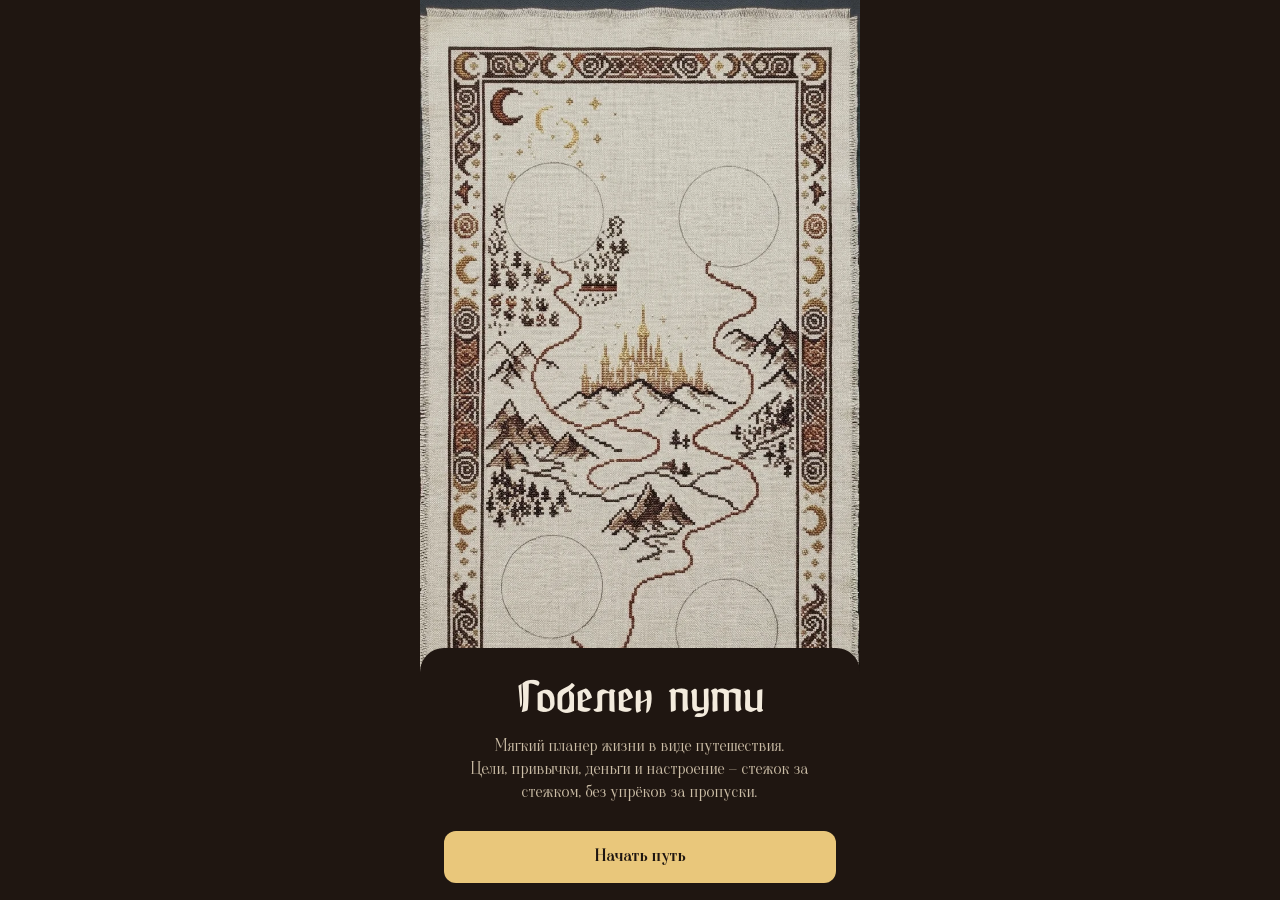
<file: index.html>
<!doctype html>
<html lang="ru">
<head>
<meta charset="utf-8">
<meta name="viewport" content="width=device-width, initial-scale=1, viewport-fit=cover">
<title>Гобелен пути</title>
<meta name="description" content="Мягкий планер жизни в виде путешествия: цели, привычки, деньги и настроение — без упрёков за пропуски.">
<meta name="theme-color" content="#1F1611">
<meta name="apple-mobile-web-app-capable" content="yes">
<meta name="mobile-web-app-capable" content="yes">
<meta name="apple-mobile-web-app-status-bar-style" content="black-translucent">
<meta name="apple-mobile-web-app-title" content="Гобелен">
<link rel="apple-touch-icon" href="img/icon-180.png">
<link rel="icon" type="image/png" href="img/icon-192.png">
<link rel="manifest" href="manifest.webmanifest">
<link rel="preload" href="fonts/gatchina-regular.ttf" as="font" type="font/ttf" crossorigin>
<link rel="preload" href="fonts/brahms-gotisch.otf" as="font" type="font/otf" crossorigin>
<link rel="stylesheet" href="css/app.css?v=2975da3c98">
</head>
<body>
<div id="app"></div>
<noscript>Для гобелена нужен JavaScript.</noscript>
<script type="module" src="js/app.js?v=2975da3c98"></script>
<script>
  // Обновления приходят сами: новая версия скачивается в фоне и включается без потери записей.
  if ('serviceWorker' in navigator) {
    const had = !!navigator.serviceWorker.controller;
    navigator.serviceWorker.addEventListener('controllerchange', () => { if (had) location.reload(); });
    window.addEventListener('load', () => navigator.serviceWorker.register('sw.js').then((r) => r.update()).catch(() => {}));
    document.addEventListener('visibilitychange', () => { if (document.visibilityState === 'visible') navigator.serviceWorker.getRegistration().then((r) => r && r.update()).catch(() => {}); });
  }
</script>
</body>
</html>
</file>
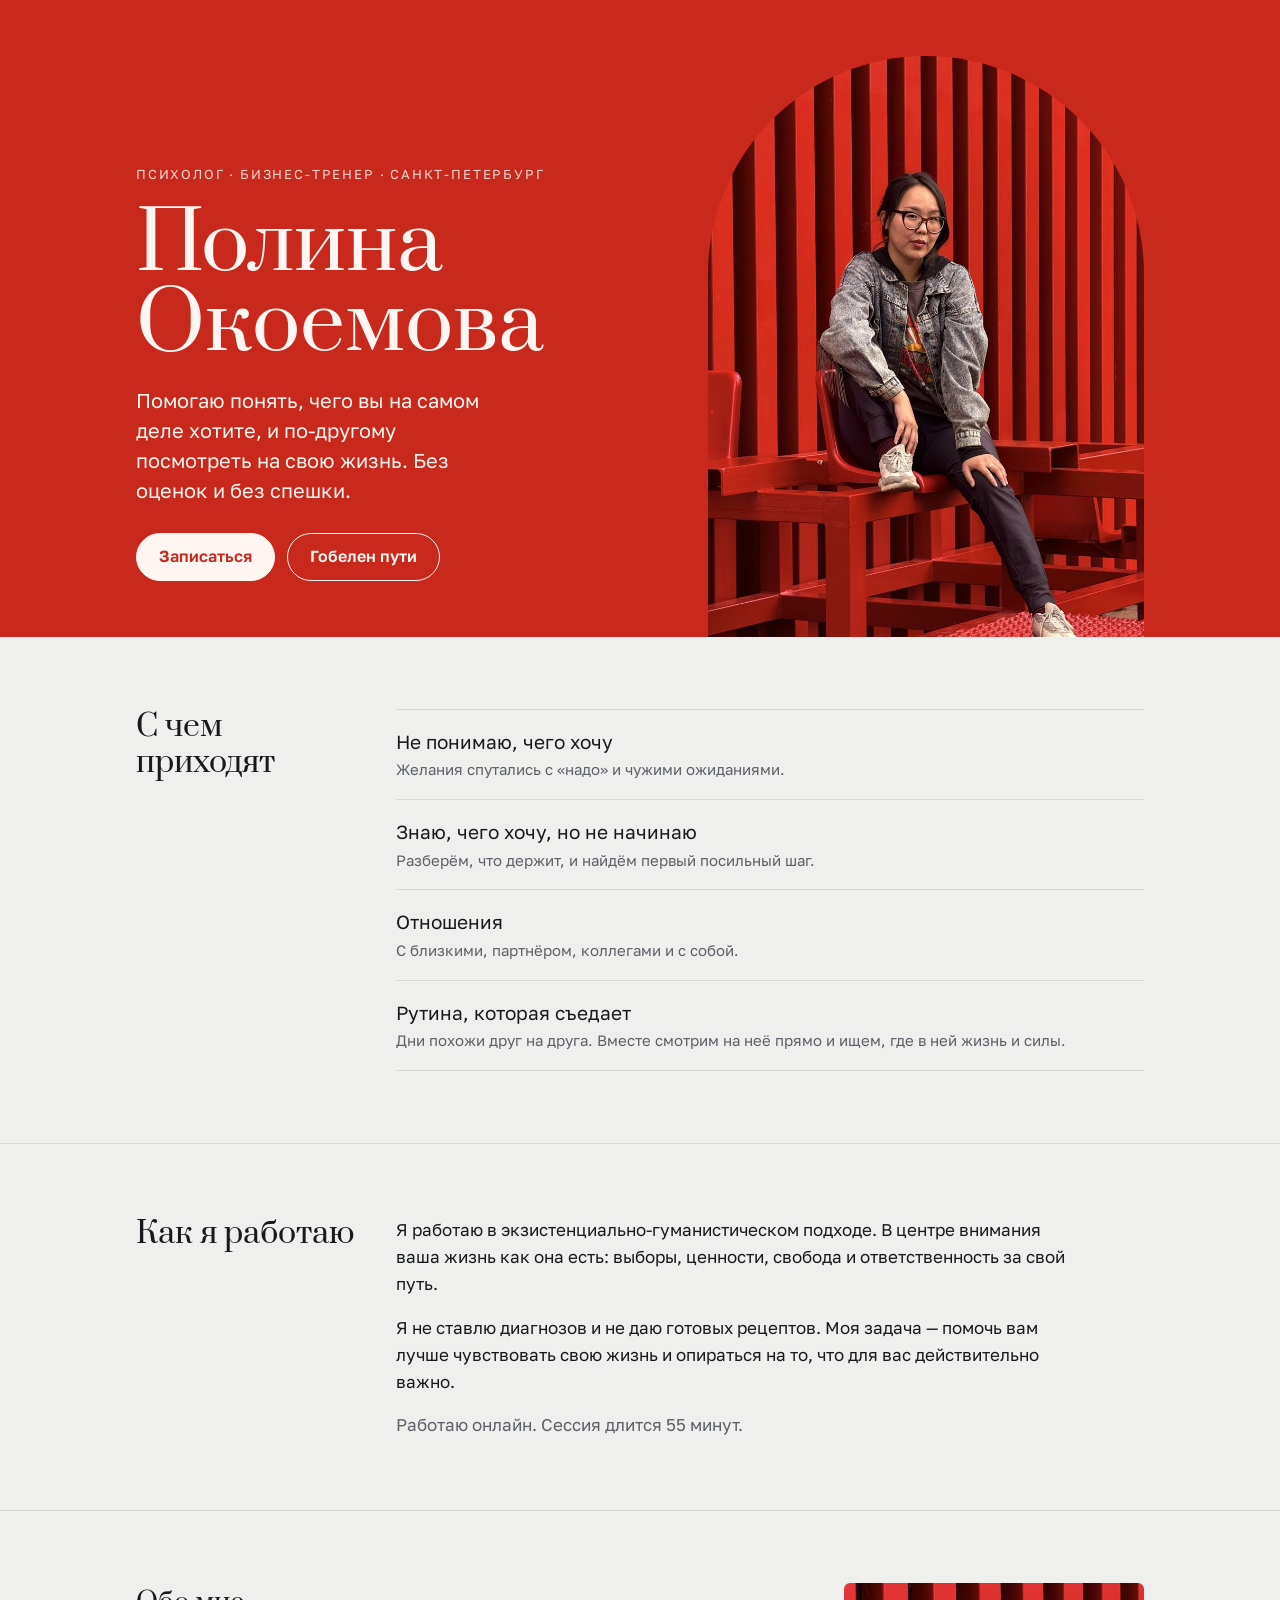
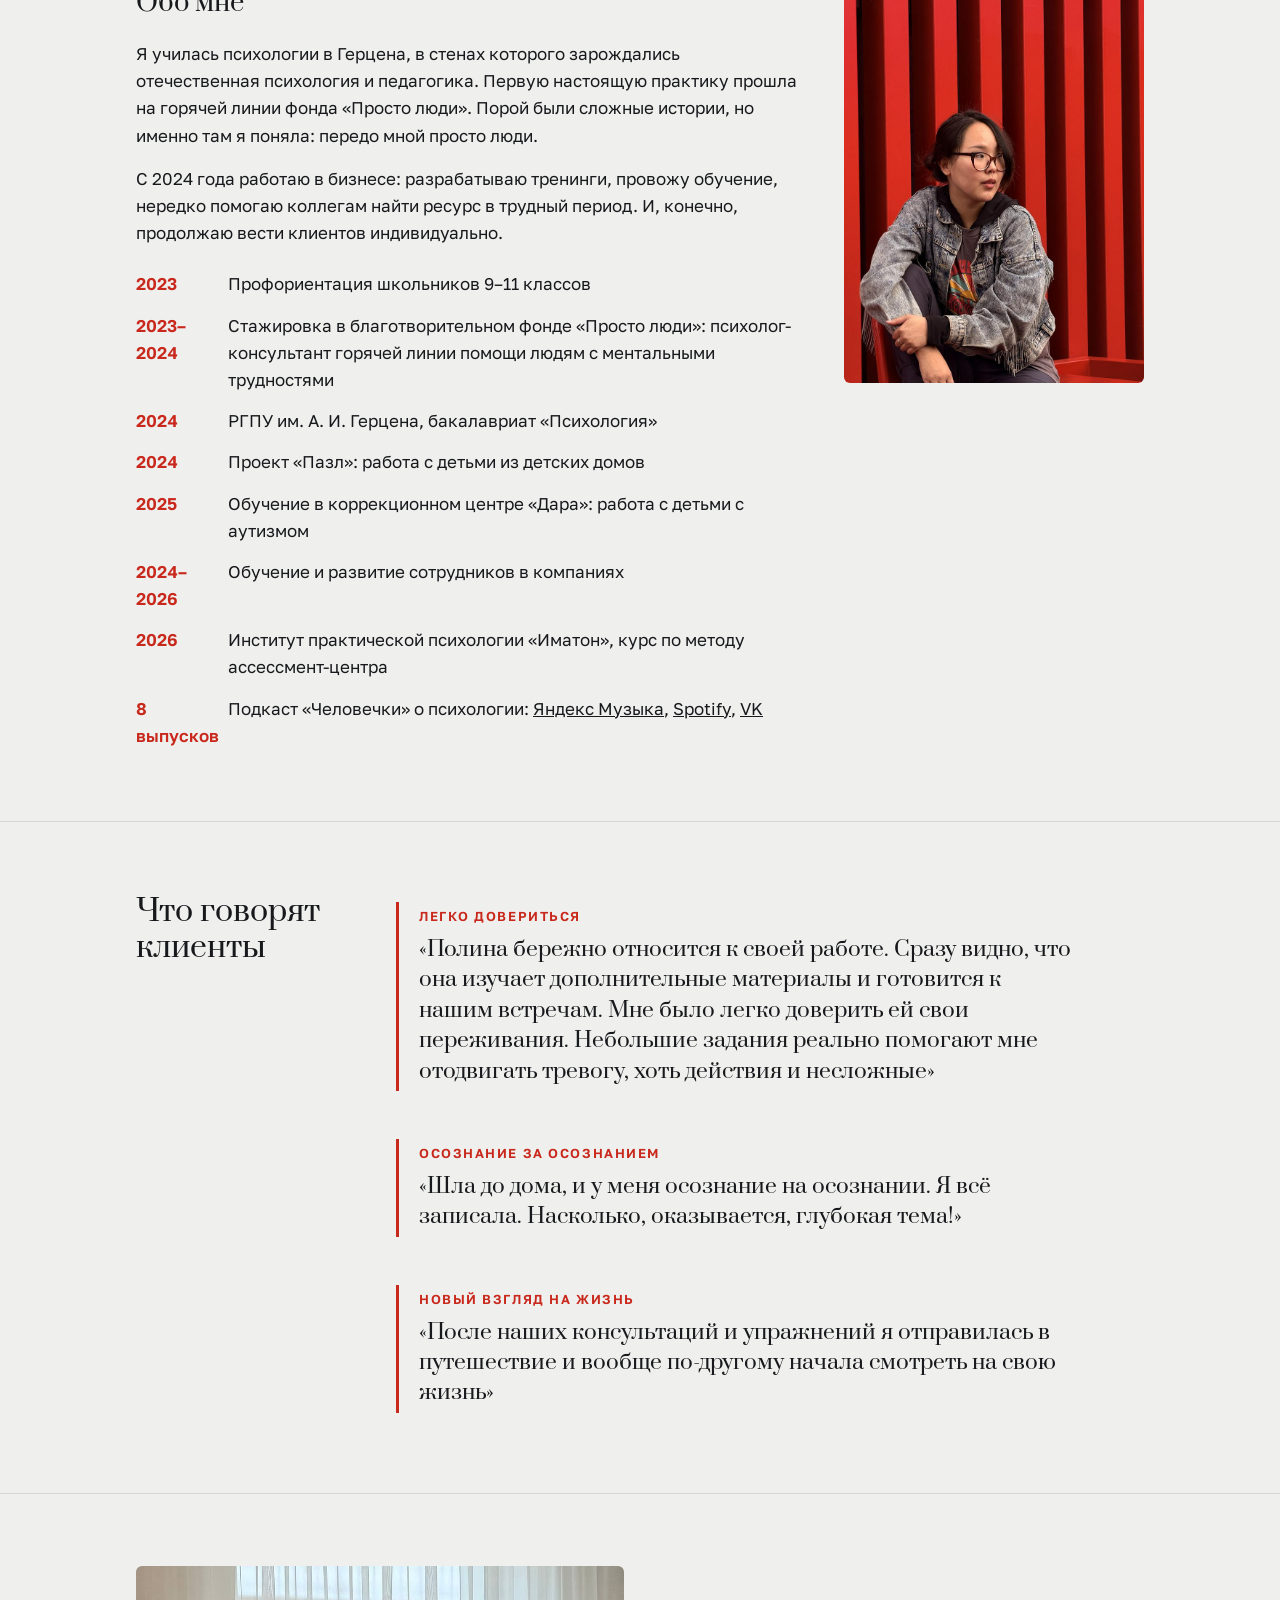
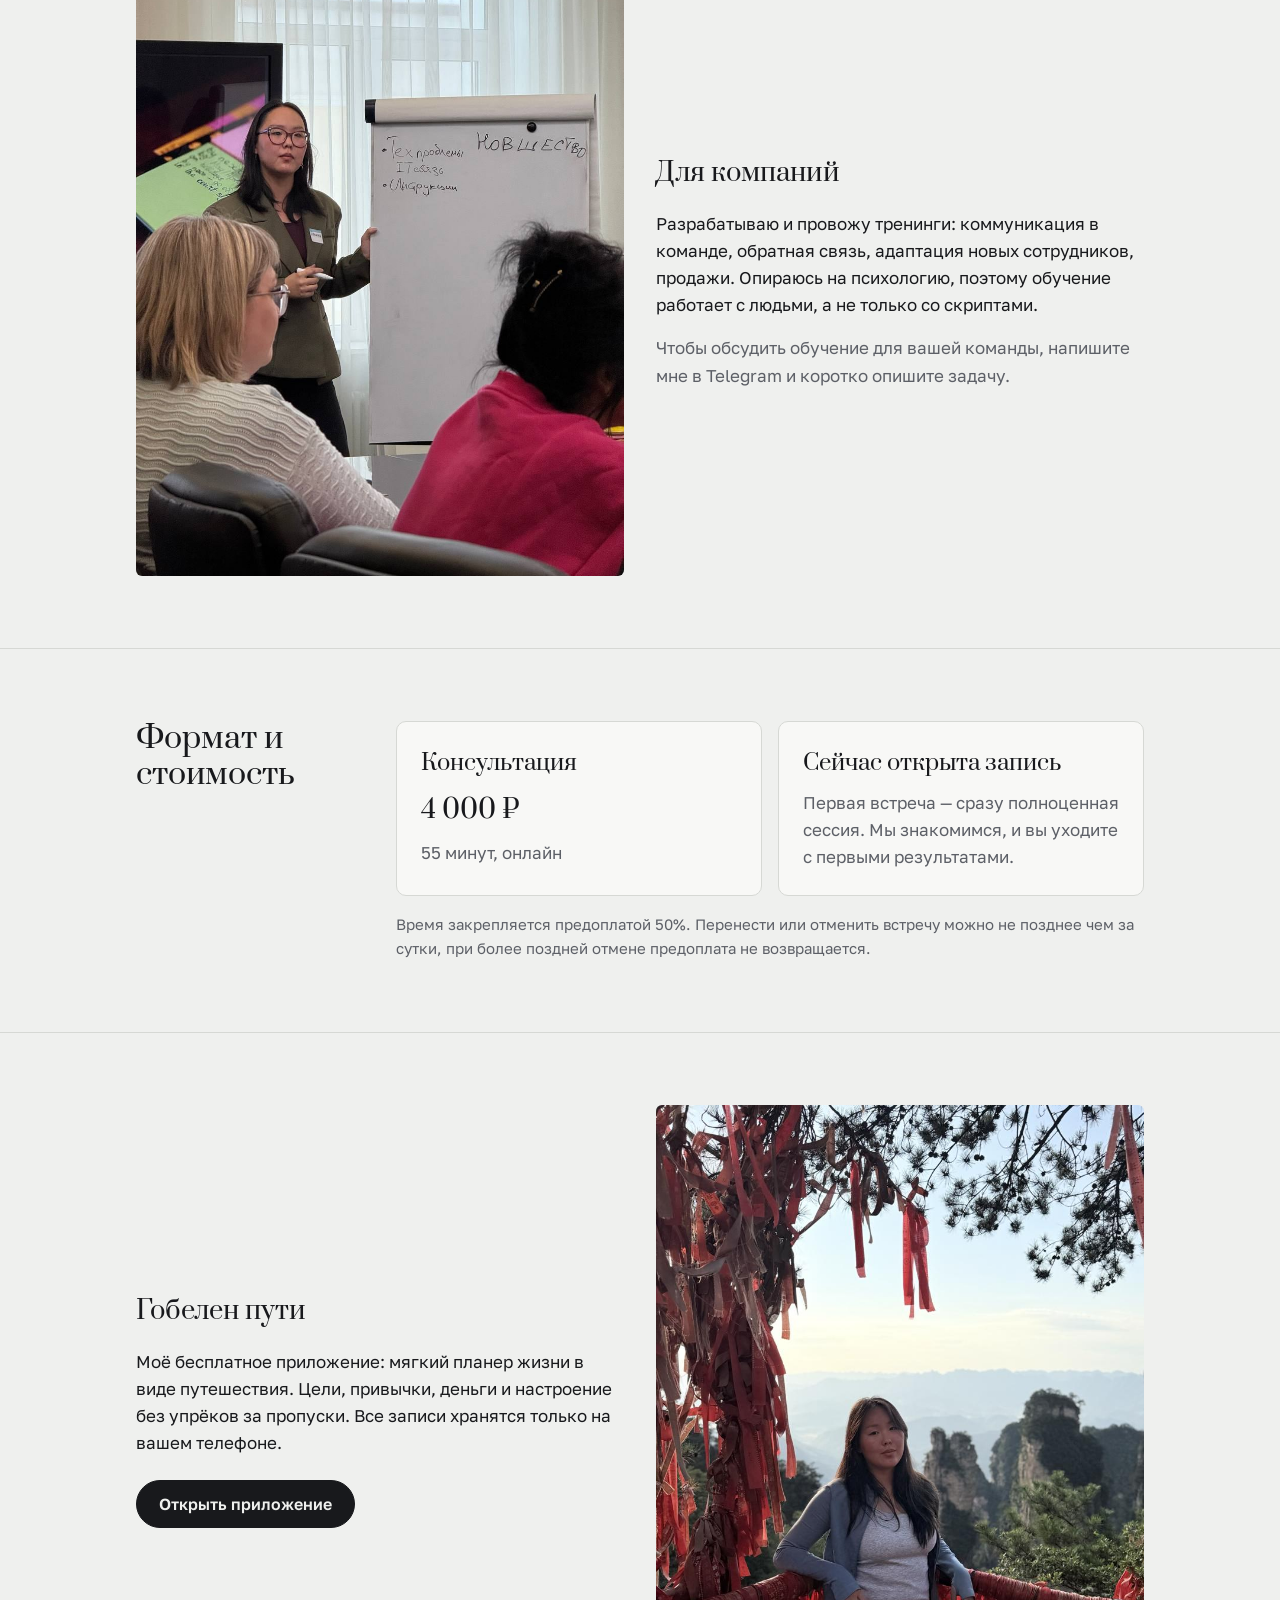
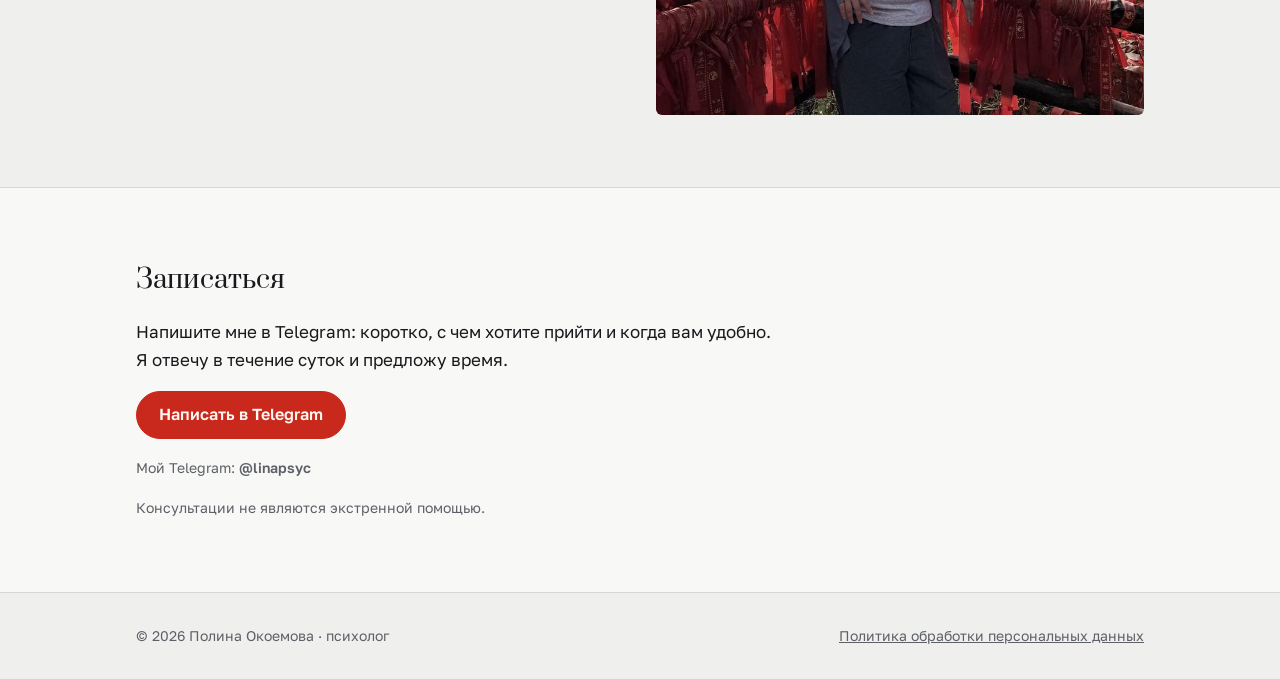
<file: psy/index.html>
<!doctype html>
<html lang="ru">
<head>
<meta charset="utf-8">
<meta name="viewport" content="width=device-width,initial-scale=1,viewport-fit=cover">
<meta name="description" content="Полина Окоемова, психолог и бизнес-тренер. Онлайн-консультации, 55 минут.">
<style>:root{color-scheme:light;padding-top:env(safe-area-inset-top,0px);padding-bottom:env(safe-area-inset-bottom,0px)}body{margin:0}img{max-width:100%}</style>
<title>Полина, психолог</title>
<link rel="preconnect" href="https://fonts.googleapis.com">
<link rel="preconnect" href="https://fonts.gstatic.com" crossorigin>
<link rel="stylesheet" href="https://fonts.googleapis.com/css2?family=Prata&family=Golos+Text:wght@400;500;600&display=swap">
<style>
/* Layout: split hero on her red-wall photo, then quiet single-column reading sections; red used once, boldly, in the hero band */
:root{
  --paper:#EFF0EE; --ink:#18191C; --muted:#5D6067; --line:#D6D8D4;
  --red:#C9281C; --on-red:#FFF6F2; --card:#F8F8F6;
  --display:"Prata",Georgia,"Times New Roman",serif;
  --body:"Golos Text",system-ui,-apple-system,"Segoe UI",sans-serif;
}
@media (prefers-color-scheme: dark){:root:not([data-theme="light"]){
  --paper:#141517; --ink:#ECEBE8; --muted:#A3A6AC; --line:#2C2E33;
  --red:#B8261B; --on-red:#FFF1EC; --card:#1C1D20; color-scheme:dark}}
:root[data-theme="dark"]{
  --paper:#141517; --ink:#ECEBE8; --muted:#A3A6AC; --line:#2C2E33;
  --red:#B8261B; --on-red:#FFF1EC; --card:#1C1D20; color-scheme:dark}

*{box-sizing:border-box}
body{background:var(--paper);color:var(--ink);font:400 17px/1.6 var(--body);-webkit-font-smoothing:antialiased}
.wrap{max-width:1040px;margin:0 auto;padding-left:max(16px,env(safe-area-inset-left,0px));padding-right:max(16px,env(safe-area-inset-right,0px))}
h1,h2,h3{font-family:var(--display);font-weight:400;text-wrap:balance;margin:0}
p{margin:0}
a{color:inherit}
a:focus-visible,button:focus-visible{outline:2px solid var(--ink);outline-offset:3px;border-radius:4px}

/* hero */
.hero{background:var(--red);color:var(--on-red)}
.hero .wrap{display:grid;grid-template-columns:1.1fr .9fr;gap:40px;align-items:end;padding-block:56px 0}
.hero-text{display:flex;flex-direction:column;gap:20px;padding-bottom:56px;min-width:0}
.eyebrow{font-size:13px;letter-spacing:.14em;text-transform:uppercase;opacity:.85}
.hero h1{font-size:clamp(44px,7vw,80px);line-height:1}
.hero .lead{font-size:20px;line-height:1.5;max-width:30ch}
.btns{display:flex;flex-wrap:wrap;gap:12px;margin-top:8px}
.btn{display:inline-flex;align-items:center;min-height:48px;padding:0 22px;border-radius:999px;font-weight:600;font-size:16px;text-decoration:none;border:1.5px solid var(--on-red)}
.btn.solid{background:var(--on-red);color:var(--red)}
.btn.ghost{color:var(--on-red)}
.hero img{display:block;width:100%;aspect-ratio:3/4;object-fit:cover;border-radius:220px 220px 0 0}

/* sections */
section{padding-block:72px;border-bottom:1px solid var(--line)}
.sec{display:grid;grid-template-columns:220px 1fr;gap:40px}
.sec>*{min-width:0}
.sec h2{font-size:30px;line-height:1.2}
.prose{display:flex;flex-direction:column;gap:16px;max-width:62ch}
.muted{color:var(--muted)}
.reqs{list-style:none;margin:0;padding:0;display:grid;gap:0}
.reqs li{padding:18px 0;border-top:1px solid var(--line);font-size:19px;line-height:1.45}
.reqs li:last-child{border-bottom:1px solid var(--line)}
.reqs small{display:block;color:var(--muted);font-size:15px;margin-top:4px}

.about{display:grid;grid-template-columns:1fr 300px;gap:40px;align-items:start}
.about img{width:100%;aspect-ratio:3/4;object-fit:cover;border-radius:6px}
.facts{list-style:none;margin:8px 0 0;padding:0;display:grid;gap:14px}
.facts li{display:grid;grid-template-columns:76px 1fr;gap:16px}
.facts b{font-weight:600;font-variant-numeric:tabular-nums;color:var(--red)}

.duo{display:grid;grid-template-columns:1fr 1fr;gap:32px;align-items:center}
.duo img{width:100%;aspect-ratio:4/5;object-fit:cover;border-radius:6px}

.price{display:grid;grid-template-columns:repeat(2,1fr);gap:16px}
.pcard{background:var(--card);border:1px solid var(--line);border-radius:10px;padding:24px;display:flex;flex-direction:column;gap:8px}
.pcard h3{font-size:22px}
.pcard .sum{font-size:26px;font-family:var(--display)}
.rules{grid-column:1/-1;font-size:15px;color:var(--muted)}

.quote{margin:8px 0;padding:4px 0 4px 20px;border-left:3px solid var(--red);display:flex;flex-direction:column;gap:8px}
.quote h3{font-family:var(--body);font-weight:600;font-size:13px;letter-spacing:.12em;text-transform:uppercase;color:var(--red)}
.quote p{font-family:var(--display);font-size:21px;line-height:1.45}
.reviews{display:flex;flex-direction:column;gap:32px;max-width:62ch}

.cta{background:var(--card)}
.cta .box{display:flex;flex-direction:column;gap:18px;max-width:640px}
.cta .btn.solid{background:var(--red);color:var(--on-red);border-color:var(--red);align-self:flex-start}
.handle{font-weight:600;user-select:all}
.note{font-size:14px;color:var(--muted)}
footer{padding-block:32px;font-size:14px;color:var(--muted)}
footer .wrap{display:flex;flex-wrap:wrap;gap:8px 24px;justify-content:space-between}

@media (max-width:760px){
  .hero .wrap{grid-template-columns:1fr;gap:28px;padding-top:32px}
  .hero .ph{order:-1;max-width:340px}
  .hero-text{padding-bottom:40px}
  .sec,.about,.duo,.price{grid-template-columns:1fr;gap:24px}
  .about img{max-width:320px}
  section{padding-block:52px}
}
</style>
</head>
<body>

<header class="hero">
  <div class="wrap">
    <div class="hero-text">
      <div class="eyebrow">Психолог · бизнес-тренер · Санкт-Петербург</div>
      <h1>Полина Окоемова</h1>
      <p class="lead">Помогаю понять, чего вы на самом деле хотите, и по-другому посмотреть на свою жизнь. Без оценок и без спешки.</p>
      <div class="btns">
        <a class="btn solid" href="#zapis">Записаться</a>
        <a class="btn ghost" href="https://ranobeprise-pixel.github.io/gobelen/">Гобелен пути</a>
      </div>
    </div>
    <div class="ph"><img src="img/hero.jpg" alt="Полина сидит на красной скамье у красной стены"></div>
  </div>
</header>

<main>
  <section>
    <div class="wrap sec">
      <h2>С чем приходят</h2>
      <ul class="reqs">
        <li>Не понимаю, чего хочу<small>Желания спутались с «надо» и чужими ожиданиями.</small></li>
        <li>Знаю, чего хочу, но не начинаю<small>Разберём, что держит, и найдём первый посильный шаг.</small></li>
        <li>Отношения<small>С близкими, партнёром, коллегами и с собой.</small></li>
        <li>Рутина, которая съедает<small>Дни похожи друг на друга. Вместе смотрим на неё прямо и ищем, где в ней жизнь и силы.</small></li>
      </ul>
    </div>
  </section>

  <section>
    <div class="wrap sec">
      <h2>Как я работаю</h2>
      <div class="prose">
        <p>Я работаю в экзистенциально-гуманистическом подходе. В центре внимания ваша жизнь как она есть: выборы, ценности, свобода и ответственность за свой путь.</p>
        <p>Я не ставлю диагнозов и не даю готовых рецептов. Моя задача — помочь вам лучше чувствовать свою жизнь и опираться на то, что для вас действительно важно.</p>
        <p class="muted">Работаю онлайн. Сессия длится 55 минут.</p>
      </div>
    </div>
  </section>

  <section>
    <div class="wrap about">
      <div class="prose">
        <h2>Обо мне</h2>
        <p>Я училась психологии в Герцена, в стенах которого зарождались отечественная психология и педагогика. Первую настоящую практику прошла на горячей линии фонда «Просто люди». Порой были сложные истории, но именно там я поняла: передо мной просто люди.</p>
        <p>С 2024 года работаю в бизнесе: разрабатываю тренинги, провожу обучение, нередко помогаю коллегам найти ресурс в трудный период. И, конечно, продолжаю вести клиентов индивидуально.</p>
        <ul class="facts">
          <li><b>2023</b><span>Профориентация школьников 9–11 классов</span></li>
          <li><b>2023–2024</b><span>Стажировка в благотворительном фонде «Просто люди»: психолог-консультант горячей линии помощи людям с ментальными трудностями</span></li>
          <li><b>2024</b><span>РГПУ им. А. И. Герцена, бакалавриат «Психология»</span></li>
          <li><b>2024</b><span>Проект «Пазл»: работа с детьми из детских домов</span></li>
          <li><b>2025</b><span>Обучение в коррекционном центре «Дара»: работа с детьми с аутизмом</span></li>
          <li><b>2024–2026</b><span>Обучение и развитие сотрудников в компаниях</span></li>
          <li><b>2026</b><span>Институт практической психологии «Иматон», курс по методу ассессмент-центра</span></li>
          <li><b>8 выпусков</b><span>Подкаст «Человечки» о психологии: <a href="https://music.yandex.ru/album/34396097">Яндекс Музыка</a>, <a href="https://open.spotify.com/show/75qxh1EIpsEdFm1qM0ZREc">Spotify</a>, <a href="https://vk.ru/podcasts-228644882">VK</a></span></li>
        </ul>
      </div>
      <img src="img/portrait.jpg" alt="Портрет Полины на фоне красной стены">
    </div>
  </section>

  <section>
    <div class="wrap sec">
      <h2>Что говорят клиенты</h2>
      <div class="reviews">
        <blockquote class="quote"><h3>Легко довериться</h3><p>«Полина бережно относится к своей работе. Сразу видно, что она изучает дополнительные материалы и готовится к нашим встречам. Мне было легко доверить ей свои переживания. Небольшие задания реально помогают мне отодвигать тревогу, хоть действия и несложные»</p></blockquote>
        <blockquote class="quote"><h3>Осознание за осознанием</h3><p>«Шла до дома, и у меня осознание на осознании. Я всё записала. Насколько, оказывается, глубокая тема!»</p></blockquote>
        <blockquote class="quote"><h3>Новый взгляд на жизнь</h3><p>«После наших консультаций и упражнений я отправилась в путешествие и вообще по-другому начала смотреть на свою жизнь»</p></blockquote>
      </div>
    </div>
  </section>

  <section>
    <div class="wrap duo">
      <img src="img/training.jpg" alt="Полина ведёт тренинг у флипчарта">
      <div class="prose">
        <h2>Для компаний</h2>
        <p>Разрабатываю и провожу тренинги: коммуникация в команде, обратная связь, адаптация новых сотрудников, продажи. Опираюсь на психологию, поэтому обучение работает с людьми, а не только со скриптами.</p>
        <p class="muted">Чтобы обсудить обучение для вашей команды, напишите мне в Telegram и коротко опишите задачу.</p>
      </div>
    </div>
  </section>

  <section>
    <div class="wrap sec">
      <h2>Формат и стоимость</h2>
      <div class="price">
        <div class="pcard"><h3>Консультация</h3><p class="sum">4 000 ₽</p><p class="muted">55 минут, онлайн</p></div>
        <div class="pcard"><h3>Сейчас открыта запись</h3><p class="muted">Первая встреча — сразу полноценная сессия. Мы знакомимся, и вы уходите с первыми результатами.</p></div>
        <p class="rules">Время закрепляется предоплатой 50%. Перенести или отменить встречу можно не позднее чем за сутки, при более поздней отмене предоплата не возвращается.</p>
      </div>
    </div>
  </section>

  <section>
    <div class="wrap duo">
      <div class="prose">
        <h2>Гобелен пути</h2>
        <p>Моё бесплатное приложение: мягкий планер жизни в виде путешествия. Цели, привычки, деньги и настроение без упрёков за пропуски. Все записи хранятся только на вашем телефоне.</p>
        <div class="btns"><a class="btn solid" style="background:var(--ink);color:var(--paper);border-color:var(--ink)" href="https://ranobeprise-pixel.github.io/gobelen/">Открыть приложение</a></div>
      </div>
      <img src="img/path.jpg" alt="Полина у перил с красными лентами, позади горы">
    </div>
  </section>

  <section class="cta" id="zapis">
    <div class="wrap">
      <div class="box">
        <h2>Записаться</h2>
        <p>Напишите мне в Telegram: коротко, с чем хотите прийти и когда вам удобно. Я отвечу в течение суток и предложу время.</p>
        <a class="btn solid" href="https://t.me/linapsyc" target="_blank" rel="noopener">Написать в Telegram</a>
        <p class="note">Мой Telegram: <span class="handle">@linapsyc</span></p>
        <p class="note">Консультации не являются экстренной помощью.</p>
      </div>
    </div>
  </section>
</main>

<footer><div class="wrap"><span>© 2026 Полина Окоемова · психолог</span><a href="privacy.html">Политика обработки персональных данных</a></div></footer>
</body>
</html>
</file>
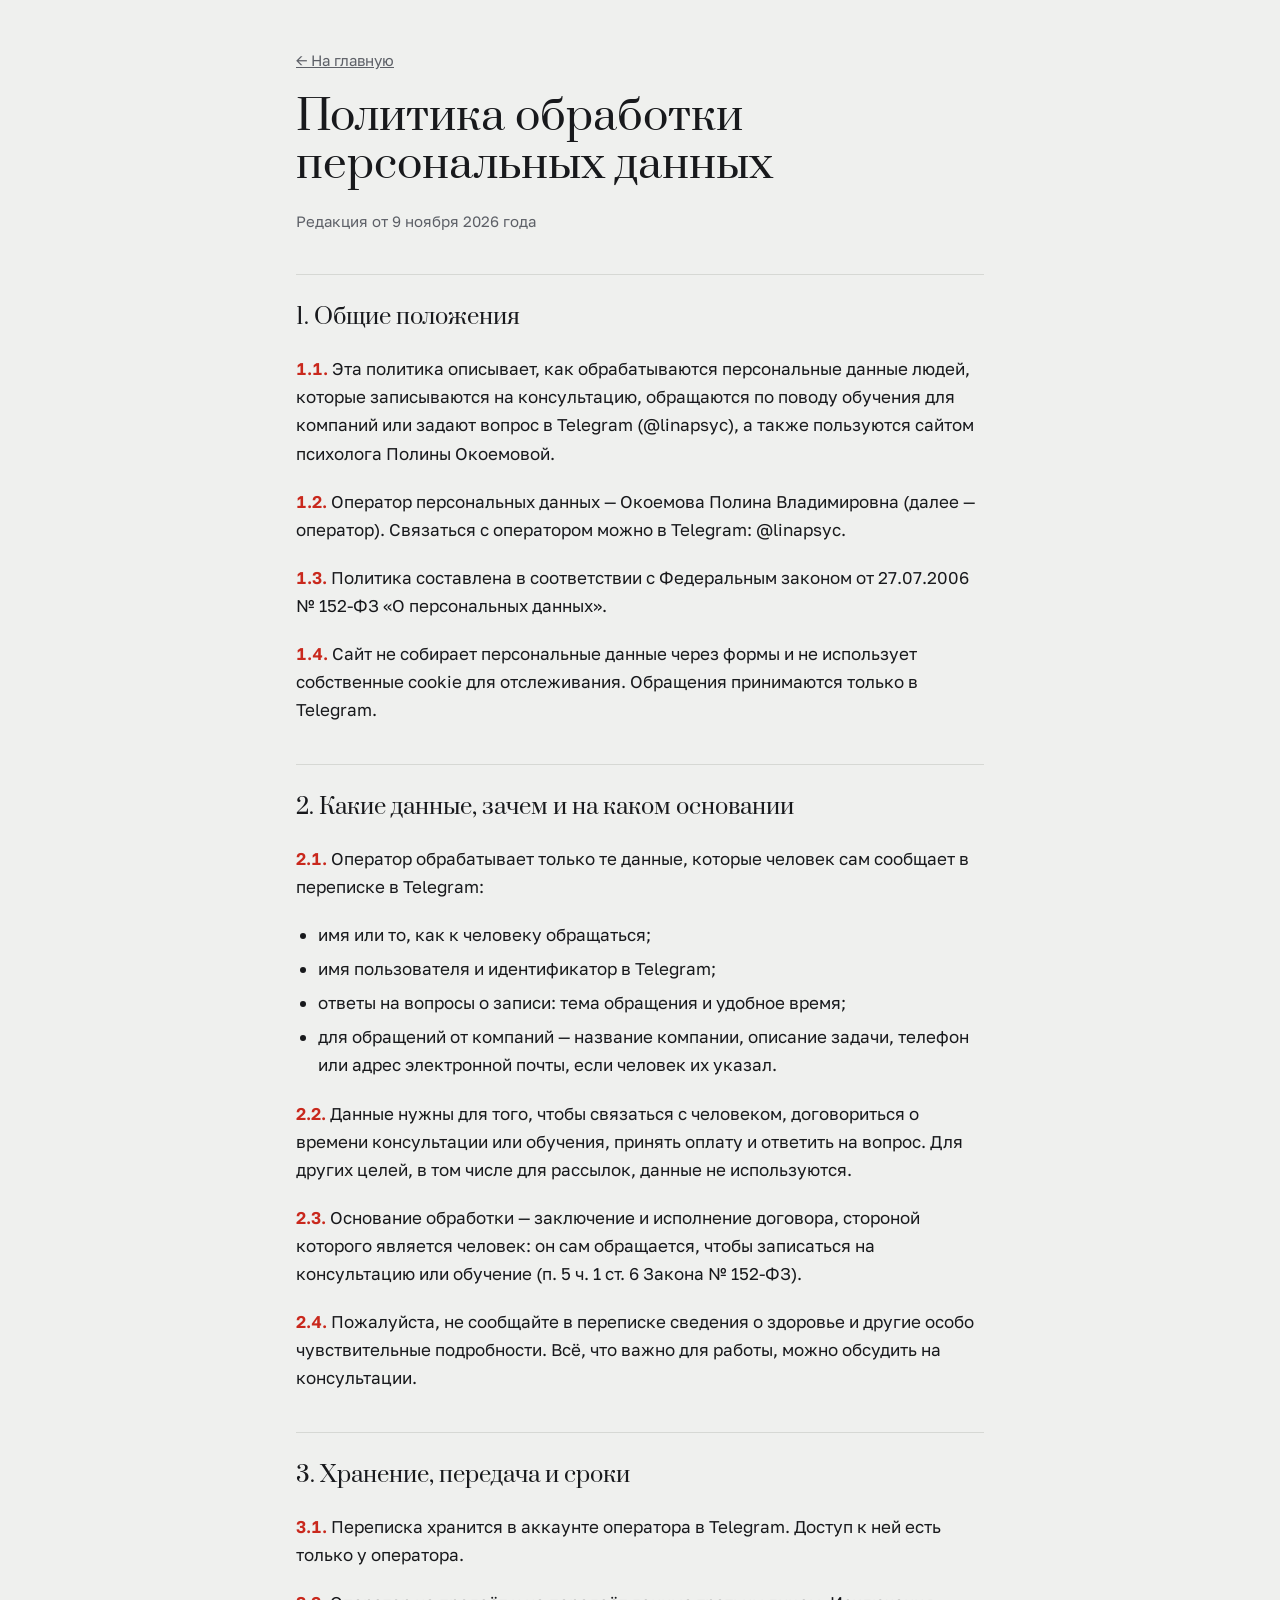
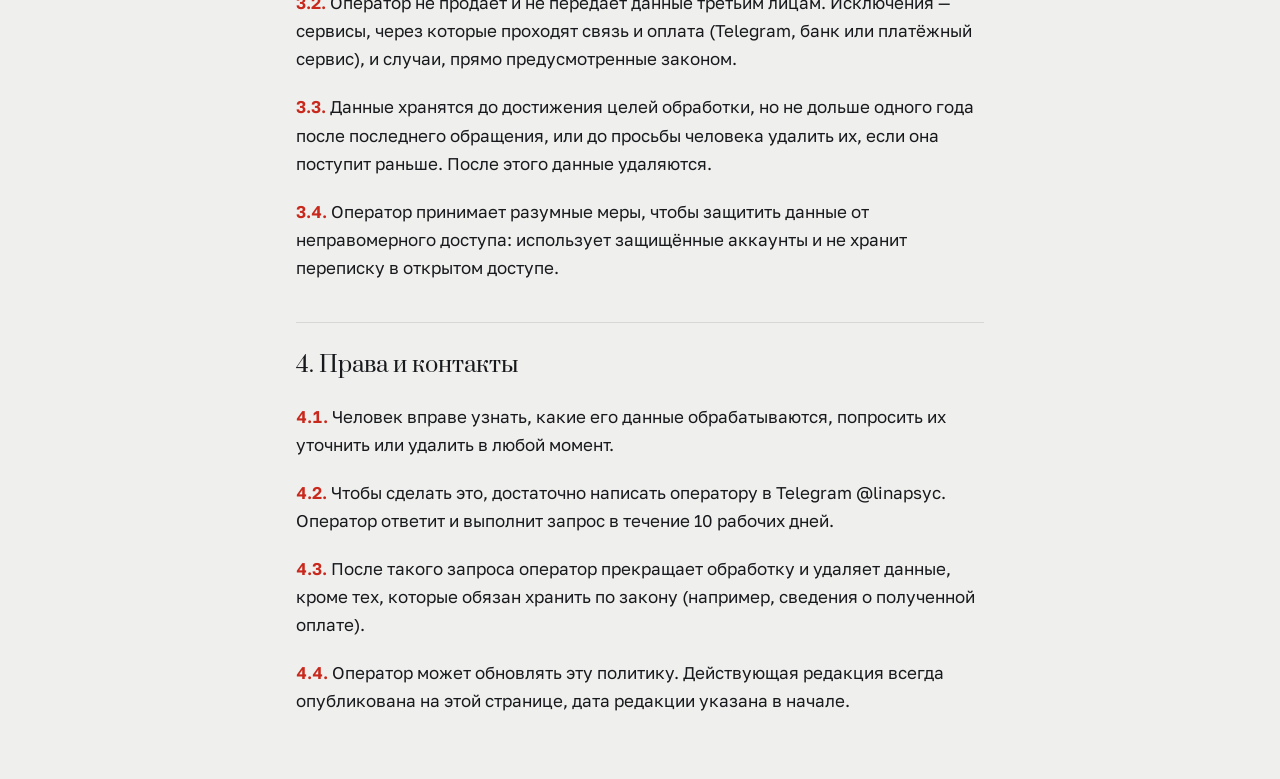
<file: psy/privacy.html>
<!doctype html>
<html lang="ru">
<head>
<meta charset="utf-8">
<meta name="viewport" content="width=device-width,initial-scale=1,viewport-fit=cover">
<title>Политика обработки персональных данных</title>
<link rel="preconnect" href="https://fonts.googleapis.com">
<link rel="preconnect" href="https://fonts.gstatic.com" crossorigin>
<link rel="stylesheet" href="https://fonts.googleapis.com/css2?family=Prata&family=Golos+Text:wght@400;500;600&display=swap">
<style>
:root{
  --paper:#EFF0EE; --ink:#18191C; --muted:#5D6067; --line:#D6D8D4; --red:#C9281C;
  --display:"Prata",Georgia,"Times New Roman",serif;
  --body:"Golos Text",system-ui,-apple-system,"Segoe UI",sans-serif;
  color-scheme:light;
  padding-top:env(safe-area-inset-top,0px);padding-bottom:env(safe-area-inset-bottom,0px);
}
@media (prefers-color-scheme: dark){:root:not([data-theme="light"]){
  --paper:#141517; --ink:#ECEBE8; --muted:#A3A6AC; --line:#2C2E33; --red:#E0574B; color-scheme:dark}}
:root[data-theme="dark"]{
  --paper:#141517; --ink:#ECEBE8; --muted:#A3A6AC; --line:#2C2E33; --red:#E0574B; color-scheme:dark}
*{box-sizing:border-box}
body{margin:0;background:var(--paper);color:var(--ink);font:400 17px/1.65 var(--body);-webkit-font-smoothing:antialiased}
.wrap{max-width:720px;margin:0 auto;padding-block:48px 64px;padding-left:max(16px,env(safe-area-inset-left,0px));padding-right:max(16px,env(safe-area-inset-right,0px));display:flex;flex-direction:column;gap:20px}
a{color:inherit}
a:focus-visible{outline:2px solid var(--ink);outline-offset:3px;border-radius:4px}
.back{font-size:15px;color:var(--muted)}
h1,h2{font-family:var(--display);font-weight:400;margin:0;text-wrap:balance}
h1{font-size:clamp(30px,5vw,42px);line-height:1.15}
h2{font-size:22px;margin-top:20px;padding-top:24px;border-top:1px solid var(--line)}
p,ul{margin:0}
ul{padding-left:22px;display:grid;gap:6px}
.date{color:var(--muted);font-size:15px}
.num{color:var(--red);font-weight:600;font-variant-numeric:tabular-nums}
</style>
</head>
<body>
<main class="wrap">
  <a class="back" href="./">← На главную</a>
  <h1>Политика обработки персональных данных</h1>
  <p class="date">Редакция от 9 ноября 2026 года</p>

  <h2>1. Общие положения</h2>
  <p><span class="num">1.1.</span> Эта политика описывает, как обрабатываются персональные данные людей, которые записываются на консультацию, обращаются по поводу обучения для компаний или задают вопрос в Telegram (@linapsyc), а также пользуются сайтом психолога Полины Окоемовой.</p>
  <p><span class="num">1.2.</span> Оператор персональных данных — Окоемова Полина Владимировна (далее — оператор). Связаться с оператором можно в Telegram: @linapsyc.</p>
  <p><span class="num">1.3.</span> Политика составлена в соответствии с Федеральным законом от 27.07.2006 № 152-ФЗ «О персональных данных».</p>
  <p><span class="num">1.4.</span> Сайт не собирает персональные данные через формы и не использует собственные cookie для отслеживания. Обращения принимаются только в Telegram.</p>

  <h2>2. Какие данные, зачем и на каком основании</h2>
  <p><span class="num">2.1.</span> Оператор обрабатывает только те данные, которые человек сам сообщает в переписке в Telegram:</p>
  <ul>
    <li>имя или то, как к человеку обращаться;</li>
    <li>имя пользователя и идентификатор в Telegram;</li>
    <li>ответы на вопросы о записи: тема обращения и удобное время;</li>
    <li>для обращений от компаний — название компании, описание задачи, телефон или адрес электронной почты, если человек их указал.</li>
  </ul>
  <p><span class="num">2.2.</span> Данные нужны для того, чтобы связаться с человеком, договориться о времени консультации или обучения, принять оплату и ответить на вопрос. Для других целей, в том числе для рассылок, данные не используются.</p>
  <p><span class="num">2.3.</span> Основание обработки — заключение и исполнение договора, стороной которого является человек: он сам обращается, чтобы записаться на консультацию или обучение (п. 5 ч. 1 ст. 6 Закона № 152-ФЗ).</p>
  <p><span class="num">2.4.</span> Пожалуйста, не сообщайте в переписке сведения о здоровье и другие особо чувствительные подробности. Всё, что важно для работы, можно обсудить на консультации.</p>

  <h2>3. Хранение, передача и сроки</h2>
  <p><span class="num">3.1.</span> Переписка хранится в аккаунте оператора в Telegram. Доступ к ней есть только у оператора.</p>
  <p><span class="num">3.2.</span> Оператор не продаёт и не передаёт данные третьим лицам. Исключения — сервисы, через которые проходят связь и оплата (Telegram, банк или платёжный сервис), и случаи, прямо предусмотренные законом.</p>
  <p><span class="num">3.3.</span> Данные хранятся до достижения целей обработки, но не дольше одного года после последнего обращения, или до просьбы человека удалить их, если она поступит раньше. После этого данные удаляются.</p>
  <p><span class="num">3.4.</span> Оператор принимает разумные меры, чтобы защитить данные от неправомерного доступа: использует защищённые аккаунты и не хранит переписку в открытом доступе.</p>

  <h2>4. Права и контакты</h2>
  <p><span class="num">4.1.</span> Человек вправе узнать, какие его данные обрабатываются, попросить их уточнить или удалить в любой момент.</p>
  <p><span class="num">4.2.</span> Чтобы сделать это, достаточно написать оператору в Telegram @linapsyc. Оператор ответит и выполнит запрос в течение 10 рабочих дней.</p>
  <p><span class="num">4.3.</span> После такого запроса оператор прекращает обработку и удаляет данные, кроме тех, которые обязан хранить по закону (например, сведения о полученной оплате).</p>
  <p><span class="num">4.4.</span> Оператор может обновлять эту политику. Действующая редакция всегда опубликована на этой странице, дата редакции указана в начале.</p>
</main>
</body>
</html>
</file>
<file: css/app.css>
@font-face{font-family:'Brahms Gotisch';src:url(../fonts/brahms-gotisch.otf) format('opentype');font-display:swap}
@font-face{font-family:'Gatchina';src:url(../fonts/gatchina-regular.ttf) format('truetype');font-weight:400;font-style:normal;font-display:swap}
@font-face{font-family:'Gatchina';src:url(../fonts/gatchina-bold.ttf) format('truetype');font-weight:700;font-style:normal;font-display:swap}
@font-face{font-family:'Gatchina';src:url(../fonts/gatchina-italic.ttf) format('truetype');font-weight:400;font-style:italic;font-display:swap}

:root{
  --ink:#3B2418; --paper:#EDE6D6; --card:#F6F1E6; --line:#CBB99B; --line2:#DCCDB2; --muted:#6E5545; --rust:#9A4A2A;
  --night:#141A33; --night2:#1C2445; --nline:#3A4270; --gold:#C9B26A; --moon:#E9C77B; --pink:#E58FA6; --lav:#D9CFE6; --nmuted:#A9A3B8;
  --dark:#1F1611; --dline:#4A3628;
  --tre:#2A1D12; --tre2:#36261A; --tre3:#3E2C1C; --tline:#5C4632; --amber:#E8B04A; --tmuted:#C9B49A;
  --safe-b:env(safe-area-inset-bottom,0px); --safe-t:env(safe-area-inset-top,0px);
  --tab:calc(72px + var(--safe-b));
}
*{box-sizing:border-box;-webkit-tap-highlight-color:transparent}
html,body{margin:0;padding:0;background:var(--dark)}
body{font-family:'Gatchina',Georgia,serif;color:var(--ink);-webkit-font-smoothing:antialiased;overscroll-behavior-y:none}
button,input,textarea,select{font-family:inherit;color:inherit}
input,textarea{font-size:16px}
button{cursor:pointer}
a{color:inherit;text-decoration:none}
h1,.goth{font-family:'Brahms Gotisch',serif;font-weight:400}
/* прокручивается только #app: так нижняя панель на iPhone не уезжает при пролистывании */
html,body{height:100%;overflow:hidden}
/* #app закреплён на весь экран: обходит ошибку iOS 26 с пустой полосой внизу у приложений с экрана «Домой» */
#app{position:fixed;top:0;bottom:0;left:0;right:0;max-width:440px;margin:0 auto;overflow-x:hidden;overflow-y:auto;overscroll-behavior-y:contain;-webkit-overflow-scrolling:touch}

.scr{min-height:100%;position:relative;display:flex;flex-direction:column}
.scr.tabbed{padding-bottom:var(--tab)}
.pad{padding:calc(16px + var(--safe-t)) 20px 20px;display:flex;flex-direction:column;gap:14px;flex:1}
.pad.nt{padding-top:16px}
.paper{background:var(--paper);color:var(--ink)}
.night{background:var(--night);color:#F1E9D8}
.darkbg{background:var(--dark);color:#EDE6D6}
.tre{background:var(--tre);color:#F3E7CF}
.dawn{background:#FBEFE6;color:var(--ink)}
.violet{color:#EFE7F7}

h1{margin:0;font-size:32px;line-height:1.08}
.sub{margin:0;font-size:15px;line-height:1.35;color:var(--muted)}
.night .sub{color:var(--nmuted)} .tre .sub{color:var(--tmuted)}
.lbl{font-size:15px;color:var(--rust)}
.night .lbl{color:var(--gold)} .tre .lbl{color:#E8C27A} .dawn .lbl{color:#A3462F}
.small{font-size:13px;opacity:.85}
.row{display:flex;gap:10px;align-items:center}
.col{display:flex;flex-direction:column;gap:8px}
.grow{flex:1 1 0;min-width:0}
.center{text-align:center}
.mt-auto{margin-top:auto}
.hide{display:none!important}

/* кнопки */
.btn{min-height:52px;border-radius:12px;border:none;background:var(--rust);color:#FFF8EC;font-size:17px;font-weight:700;display:flex;align-items:center;justify-content:center;gap:8px;padding:0 16px;width:100%}
.btn.ghost{background:transparent;border:1px solid var(--line);color:var(--ink);font-weight:400;font-size:16px}
.btn.dash{background:transparent;border:1.5px dashed #9A7E62;color:var(--ink);font-weight:400;font-size:15px;min-height:48px}
.btn.gold{background:var(--gold);color:var(--night)}
.btn.moon{background:var(--moon);color:var(--dark)}
.btn.amber{background:var(--amber);color:var(--tre)}
.btn.dawnb{background:#A3462F}
.night .btn.ghost{border-color:var(--gold);color:#F1E9D8}
.tre .btn.ghost{border-color:var(--amber);color:#F3E7CF}
.btn[disabled],.btn.off{background:#D8CCB6;color:var(--muted);pointer-events:none}
.night .btn[disabled]{background:#2A3260;color:var(--nmuted)}
.link{background:none;border:none;padding:8px;font-size:15px;color:var(--muted);text-decoration:underline;align-self:center}
.night .link{color:var(--nmuted)} .tre .link{color:var(--tmuted)}
.back{width:44px;height:44px;flex:0 0 44px;border-radius:50%;border:1px solid var(--line);background:transparent;display:flex;align-items:center;justify-content:center;padding:0}
.night .back{border-color:var(--nline)} .tre .back{border-color:var(--tline)}
.back svg{width:20px;height:20px}
.topbar{display:flex;align-items:center;justify-content:space-between;gap:12px}
.step{font-size:14px;color:var(--muted)}
.tre .step{color:var(--tmuted)}

/* поля */
.field{height:48px;padding:0 14px;border-radius:12px;border:1px solid var(--line);background:var(--card);color:var(--ink);width:100%}
textarea.field{height:auto;padding:10px 12px;resize:none;line-height:1.35}
.night .field{background:var(--night2);border-color:var(--nline);color:#F1E9D8}
.tre .field{background:var(--tre3);border-color:var(--tline);color:#F3E7CF}
.dawn .field{background:#FFF8F2;border-color:#D9BBA9}
.field::placeholder{color:#9A8670}
.night .field::placeholder{color:#8E89A3}
label.col{font-size:15px;color:var(--muted)}
.night label.col{color:var(--nmuted)}

/* выбор */
.seg{display:grid;gap:6px}
.chip{min-height:44px;padding:0 12px;border-radius:999px;border:1px solid var(--line);background:transparent;font-size:14px;color:inherit}
.chip.on{background:var(--ink);border-color:var(--ink);color:#F3EBDD}
.chip.add{border-style:dashed;border-color:#9A7E62}
.night .chip{border-color:var(--nline)} .night .chip.on{background:var(--pink);border-color:var(--pink);color:var(--night)}
.night .chip.gold.on{background:var(--gold);border-color:var(--gold)}
.tile{min-height:44px;border-radius:10px;border:1px solid var(--line);background:transparent;font-size:15px;padding:4px 8px}
.tile.on{background:var(--rust);border-color:var(--rust);color:#FFF8EC}
.dawn .tile{border-color:#D9BBA9} .dawn .tile.on{background:#A3462F;border-color:#A3462F}
.tre .tile{border-color:var(--tline)} .tre .tile.on{background:var(--amber);border-color:var(--amber);color:var(--tre)}
.box{padding:12px 14px;border-radius:12px;background:var(--card);border:1px solid var(--line2)}
.night .box{background:var(--night2);border-color:var(--nline)}
.tre .box{background:var(--tre2);border-color:var(--tline)}
.note{padding:10px 12px;border-radius:10px;font-size:15px;line-height:1.35}
.note.ok{background:#E3EAD3;color:#34431C} .note.warn{background:#F3D9C9;color:#6B2A12}
.goldbox{padding:12px 14px;border-radius:12px;background:#F7EBCB;border:1px solid #C9A24A}

/* таббар */
.tabbar{position:fixed;left:0;right:0;margin:0 auto;bottom:0;width:100%;max-width:440px;height:var(--tab);padding:6px 6px calc(4px + var(--safe-b));display:grid;grid-template-columns:repeat(5,minmax(0,1fr));gap:2px;background:var(--dark);border-top:1px solid var(--dline);z-index:20}
.tabbar.nightbar{background:#0E1226;border-color:#2A3260}
.tabbar button{background:none;border:none;display:flex;flex-direction:column;align-items:center;justify-content:center;gap:3px;color:#CDBFA8;font-size:12px;white-space:nowrap;padding:0}
.tabbar.nightbar button{color:#A9A3B8}
.tabbar button.on{color:var(--moon)}
.tabbar svg{width:24px;height:24px}

/* карта */
.mapwrap{position:relative;width:min(100%,calc((100dvh - var(--tab) - 64px - var(--safe-t)) * 390 / 699));min-width:300px;margin:0 auto;aspect-ratio:390/699}
.mapbanners{position:absolute;left:0;right:0;top:1.5%;display:flex;flex-direction:column;align-items:center;gap:6px;z-index:3}
.mapwrap>img.tap{position:absolute;inset:0;width:100%;height:100%;display:block}
.slot{position:absolute;width:26.67%;aspect-ratio:1;padding:0;border:none;background:none}
.slot img{position:absolute;inset:0;width:100%;height:100%;border-radius:50%}
.slot .pencil{filter:grayscale(1) contrast(.5) brightness(1.2);opacity:.55}
.slot .pill{position:absolute;left:50%;top:104%;transform:translateX(-50%);white-space:nowrap;background:#3B2418;color:#F3EBDD;font-size:13px;padding:2px 9px;border-radius:999px}
.slot .pill.free{background:#F3EBDD;color:#3B2418;border:1px dashed #9A7E62}
.slot .pill.done{background:var(--moon);color:var(--dark)}
.slot .plus{position:absolute;inset:0;display:flex;align-items:center;justify-content:center}
.slot .ownland{position:absolute;inset:0;border-radius:50%;display:flex;align-items:center;justify-content:center;font-family:'Brahms Gotisch',serif;font-size:38px;color:#F3EBDD;background:radial-gradient(circle,#7A4A2E 0,#4A2A1A 70%);box-shadow:inset 0 0 0 4px #C7A257}
.mapbanner{white-space:nowrap;box-shadow:0 4px 14px rgba(0,0,0,.35);display:flex;align-items:center;gap:8px;min-height:44px;padding:0 16px;border-radius:999px;background:var(--night);border:1px solid var(--gold);color:#F1E9D8;font-size:15px}
.maphead{min-height:calc(64px + var(--safe-t));padding:calc(var(--safe-t) + 6px) 16px 6px;display:flex;align-items:center;justify-content:space-between;background:var(--dark)}
.maphead h1{font-size:clamp(22px,7.6vw,30px);color:#F3EBDD;white-space:nowrap}
.iconbtn{width:40px;height:40px;display:flex;align-items:center;justify-content:center;background:none;border:none;padding:0}

/* оверлей */
.overlay{position:fixed;inset:0;z-index:40;background:rgba(10,8,6,.55);display:flex;align-items:flex-end;justify-content:center}
.sheet{width:100%;max-width:440px;border-radius:20px 20px 0 0;padding:20px 20px calc(20px + var(--safe-b));display:flex;flex-direction:column;gap:12px;max-height:92dvh;overflow:auto}
.dialog{position:absolute;left:20px;right:20px;top:30%;padding:16px;border-radius:16px;background:var(--night);border:1px solid var(--gold);display:flex;flex-direction:column;gap:12px;color:#F1E9D8;z-index:5}

/* аватар Странствующей (вырезка из карты I) */
.ava{flex:0 0 52px;width:52px;height:52px;border-radius:50%;border:2px solid var(--gold);background:url(../img/card/01.webp) no-repeat;background-size:130px 211px;background-position:-40px -47px}
.ava.s56{flex-basis:56px;width:56px;height:56px;background-size:141px 229px;background-position:-43px -51px;border-color:var(--rust)}

/* сцены */
.hero-img{display:block;width:100%;object-fit:cover}
.sheetup{position:relative;margin-top:-28px;border-radius:20px 20px 0 0;flex:1}
.prog{height:10px;border-radius:3px;overflow:hidden}
.prog>div{height:100%;background:repeating-linear-gradient(90deg,#E9C77B 0 6px,#C7A257 6px 8px)}
.tre .prog{background:var(--tre3);border:1px solid var(--tline)}
.tre .prog>div{background:repeating-linear-gradient(90deg,#E8B04A 0 6px,#C98E2E 6px 8px)}

.switch{flex:0 0 52px;width:52px;height:32px;border-radius:999px;border:none;padding:3px;display:flex;background:var(--line)}
.switch span{width:26px;height:26px;border-radius:50%;background:#FFF8EC;display:block}
.switch.on{background:var(--rust);justify-content:flex-end}

.toast{position:fixed;left:50%;bottom:calc(var(--tab) + 14px);transform:translateX(-50%);background:var(--night);color:#F1E9D8;border:1px solid var(--gold);padding:10px 16px;border-radius:12px;font-size:15px;z-index:60;max-width:90%;text-align:center}
.cards3{position:relative;width:340px;max-width:100%;height:300px;margin:0 auto}
.cards3 button{position:absolute;padding:0;border:none;background:none;border-radius:10px;box-shadow:0 8px 20px #0A0D1C}
.cards3 img{display:block;width:150px;height:244px;border-radius:10px}
.cardimg{display:block;border-radius:12px;aspect-ratio:480/780}
.list-rail{position:relative;flex:0 0 12px;width:12px}
.list-rail.on{background:linear-gradient(#B8862E,#B8862E) center/2px 100% no-repeat}
.list-rail .dot{position:absolute;left:1px;top:16px;width:10px;height:10px;border-radius:50%;background:#B8862E}
.entry{flex:1 1 0;min-width:0;padding:10px 12px;border-radius:12px;display:flex;flex-direction:column;gap:4px;background:#F6F1E6;border:1px solid #DCCDB2}
.entry.w{background:#F7EBCB;border-color:#C9A24A}
.entry.t{background:#FBF3DE;border-color:#D9B970}
.dayh{margin:0;font-size:15px;font-weight:700;color:var(--rust);display:flex;align-items:center;gap:8px}
.dayh::after{content:'';flex:1;height:1px;background:#CBB99B}
.fab{position:fixed;right:max(20px,calc(50% - 200px));bottom:calc(var(--tab) + 16px);height:52px;padding:0 20px;border-radius:999px;border:none;background:var(--rust);color:#FFF8EC;font-size:16px;font-weight:700;display:flex;align-items:center;gap:8px;z-index:15;box-shadow:0 6px 16px rgba(0,0,0,.25)}
.hintbox{padding:14px 16px;border-radius:14px;background:#F7EBCB;border:1px solid #C9A24A;color:#3B2418;display:flex;flex-direction:column;gap:8px;font-size:15px;line-height:1.4}
.hintbox p{margin:0}
.helpbtn{width:30px;height:30px;flex:0 0 30px;border-radius:50%;border:1px solid currentColor;background:transparent;font-size:16px;font-weight:700;opacity:.75;padding:0;display:inline-flex;align-items:center;justify-content:center}
.bagbtn{display:flex;flex-direction:column;align-items:center;gap:1px;background:none;border:none;padding:0;color:#CDBFA8;font-size:11px;min-width:44px}
@keyframes flashok{0%{background:#3E6B2E;box-shadow:0 0 0 2px #8FCB6B}100%{background:transparent;box-shadow:none}}
.flash{animation:flashok 2.2s ease-out}
.artpick{display:grid;grid-template-columns:repeat(5,minmax(0,1fr));gap:8px}
.artpick button{padding:0;border:none;background:none;border-radius:50%;min-width:44px;min-height:44px}
.artpick img{width:100%;aspect-ratio:1;border-radius:50%;display:block;box-sizing:border-box;border:3px solid transparent}
.artpick button[aria-pressed="true"] img{border-color:#9A4A2A}
.slot.glow img:last-of-type,.slot.glow .ownland:last-of-type{filter:drop-shadow(0 0 10px #E9C77B)}
.gain{position:absolute;left:50%;top:-6%;transform:translateX(-50%);white-space:nowrap;background:#E9C77B;color:#1F1611;font-size:13px;font-weight:700;padding:3px 10px;border-radius:999px;animation:gainup 2.6s ease-out forwards;pointer-events:none;z-index:4}
@keyframes gainup{0%{opacity:0;transform:translate(-50%,10px)}15%{opacity:1;transform:translate(-50%,0)}80%{opacity:1}100%{opacity:0;transform:translate(-50%,-14px)}}
@media (prefers-reduced-motion:reduce){.gain{animation:none}}
.link{min-height:44px;display:inline-flex;align-items:center}
.helpbtn{position:relative}
.helpbtn::after{content:'';position:absolute;inset:-8px}
.toast{display:flex;align-items:center;gap:12px}
.toastundo{background:var(--gold);color:var(--night);border:none;border-radius:8px;padding:6px 12px;font-size:14px;font-weight:700;flex:0 0 auto}
.slot .pill{max-width:140%;overflow:hidden;text-overflow:ellipsis}
.bagbtn{min-height:44px;justify-content:center}
.findcard{position:fixed;left:50%;top:calc(18px + var(--safe-t));transform:translateX(-50%);z-index:70;display:flex;gap:12px;align-items:center;max-width:min(92%,400px);padding:12px 16px;border-radius:14px;background:linear-gradient(135deg,#F7EBCB,#EFD9A0);color:#3B2418;border:1px solid #C9A24A;box-shadow:0 10px 26px rgba(0,0,0,.35);animation:finddrop 4.2s ease-out forwards}
.findspark{font-size:28px;color:#B8862E;animation:findspin 1.2s ease-out}
@keyframes finddrop{0%{opacity:0;transform:translate(-50%,-20px)}10%{opacity:1;transform:translate(-50%,0)}85%{opacity:1}100%{opacity:0;transform:translate(-50%,-10px)}}
@keyframes findspin{0%{transform:scale(.3) rotate(-90deg);opacity:0}100%{transform:scale(1) rotate(0)}}
@media (prefers-reduced-motion:reduce){.findcard,.findspark{animation:none}}
canvas.amb{position:absolute;inset:0;width:100%;height:100%;pointer-events:none;image-rendering:pixelated;z-index:1}
.sheetup{z-index:2}
[data-amb]>[role="group"],.mapwrap .slot,.mapwrap .mapbanners,.mapwrap .dialog{z-index:3}
canvas.amb.soft{image-rendering:auto;mix-blend-mode:screen}
/* находки: картинки и редкость */
.findcard:has(.findimg){width:min(92%,400px)}
.findimg{width:64px;height:64px;image-rendering:pixelated;flex:none;animation:findspin .9s ease-out}
.findlbl{font-size:12px;letter-spacing:.5px;opacity:.8}
.findcard.fc-r{background:linear-gradient(135deg,#E4EEF8,#BFD3EA);border-color:#6E93C2;color:#1E2A3B;box-shadow:0 0 0 2px rgba(110,147,194,.35),0 10px 26px rgba(0,0,0,.35)}
.findcard.fc-m{background:linear-gradient(135deg,#F6E3B0,#E2C6F0 55%,#F6E3B0);background-size:200% 200%;border-color:#B07BD6;color:#2E1838;box-shadow:0 0 0 2px rgba(214,170,80,.6),0 0 24px rgba(176,123,214,.55),0 10px 26px rgba(0,0,0,.35);animation:finddrop 6.5s ease-out forwards,mythshine 3s linear infinite}
.findcard.fc-m .findlbl{font-weight:700;opacity:1;color:#7A3FA6}
.findcard.fc-r .findlbl{font-weight:700;opacity:1;color:#2F5C93}
@keyframes mythshine{0%{background-position:0% 50%}100%{background-position:200% 50%}}
.findgrid{display:grid;grid-template-columns:repeat(5,1fr);gap:8px}
.fcell{aspect-ratio:1;display:flex;align-items:center;justify-content:center;border-radius:12px;border:2px solid #C9A24A;background:rgba(201,162,74,.10);padding:0;min-height:44px;font-size:22px;color:inherit}
.fcell img{width:80%;height:80%;image-rendering:pixelated}
.fcell.fr-r{border-color:#6E93C2;background:rgba(110,147,194,.12)}
.fcell.fr-m{border-color:#B07BD6;background:rgba(176,123,214,.14);box-shadow:0 0 10px rgba(176,123,214,.35)}
.fcell.empty{opacity:.35;border-style:dashed;box-shadow:none}
.fcell.on{outline:3px solid var(--gold,#E9C77B);outline-offset:1px}
.box.fc-r{border-color:#6E93C2}
.box.fc-m{border-color:#B07BD6}
@media (prefers-reduced-motion:reduce){.findimg,.findcard.fc-m{animation:none}}
/* поделиться в сторис */
.mapshare{position:absolute;left:4%;bottom:1.5%;z-index:4;display:inline-flex;align-items:center;gap:6px;min-height:40px;padding:0 14px;border-radius:999px;border:1px solid #C9A24A;background:rgba(31,22,17,.82);color:#F3EBDD;font-size:14px}
.link svg{vertical-align:-4px}
.shareov{position:fixed;inset:0;z-index:90;background:#140E0A;display:flex;flex-direction:column;align-items:center;justify-content:center;gap:14px;padding:calc(20px + var(--safe-t)) 20px 24px;color:#F3EBDD;text-align:center}
.shareov img{max-height:70vh;max-width:100%;border-radius:12px;box-shadow:0 10px 30px rgba(0,0,0,.5)}
.shareov p{margin:0;font-size:15px}
.shareov .btn.ghost{color:#F3EBDD;border:1px solid #8C7A5E;background:transparent}
.shareov img{max-height:74vh}
/* сундуки в Сокровищнице */
.chestgrid{display:grid;grid-template-columns:repeat(2,minmax(0,1fr));gap:10px}
.chestcard{display:flex;flex-direction:column;align-items:center;gap:4px;padding:10px 8px 12px;border-radius:12px;border:1px solid #4A3626;background:rgba(0,0,0,.18);color:inherit;text-align:center;min-height:44px}
.chestcard.on{border-color:#E8B04A;box-shadow:0 0 0 1px #E8B04A}
.chestsvg{width:112px;height:112px;margin:-6px 0 -4px}
/* знакомство с экраном: подсветка элемента и короткая подсказка */
.tourblock{position:fixed;inset:0;z-index:100;background:transparent}
.tourhole{position:fixed;z-index:101;border-radius:14px;box-shadow:0 0 0 9999px rgba(12,8,6,.72),0 0 0 2px #E9C77B inset,0 0 18px rgba(233,199,123,.55);pointer-events:none;transition:top .25s ease,left .25s ease,width .25s ease,height .25s ease}
.tourbub{position:fixed;z-index:102;background:#F7EBCB;color:#3B2418;border:1px solid #C9A24A;border-radius:14px;padding:14px 16px 10px;box-shadow:0 10px 30px rgba(0,0,0,.45);font-size:16px;line-height:1.4}
.tourbub p{margin:0 0 8px}
.tourrow{display:flex;align-items:center;justify-content:space-between;gap:8px}
.tourskip{background:none;border:none;color:#7A5A4A;font-size:14px;min-height:44px;padding:0 4px;font-family:inherit}
.tourn{font-size:13px;color:#7A5A4A}
.tournext{min-height:44px;padding:0 18px;border-radius:999px;border:none;background:#3B2418;color:#F7EBCB;font-size:15px;font-family:inherit}
@media (prefers-reduced-motion:reduce){.tourhole{transition:none}}
/* постоянные короткие подписи разделов */
.tabbar button small{font-size:10px;line-height:1;opacity:.7;margin-top:-1px}
.bagbtn small{font-size:9.5px;line-height:1;opacity:.75}
/* подпись автора */
.authorcard{display:flex;flex-direction:column;gap:6px;padding:14px 16px;border-radius:14px;border:1px dashed var(--gold,#C9A24A);background:var(--card);text-align:left}
/* тост не закрывает кнопку «Записать» в Летописи */
body:has(.fab) .toast{bottom:calc(var(--tab) + 84px)}
/* узкие экраны: подписи нижней панели не наезжают друг на друга */
@media (max-width:375px){.tabbar button{font-size:11px}.tabbar button small{font-size:9px}}

.inappov{z-index:95;padding-left:28px;padding-right:28px}.inappov h2{margin:0;font-family:'Brahms Gotisch',Georgia,serif;color:#E9C77B;font-weight:400;font-size:28px}.inappov ol{text-align:left;margin:0;padding-left:22px;font-size:16px;line-height:1.5;max-width:340px}.inappov li{margin:4px 0}.inappov .muted{color:#CDBFA8;font-size:14px}
</file>
